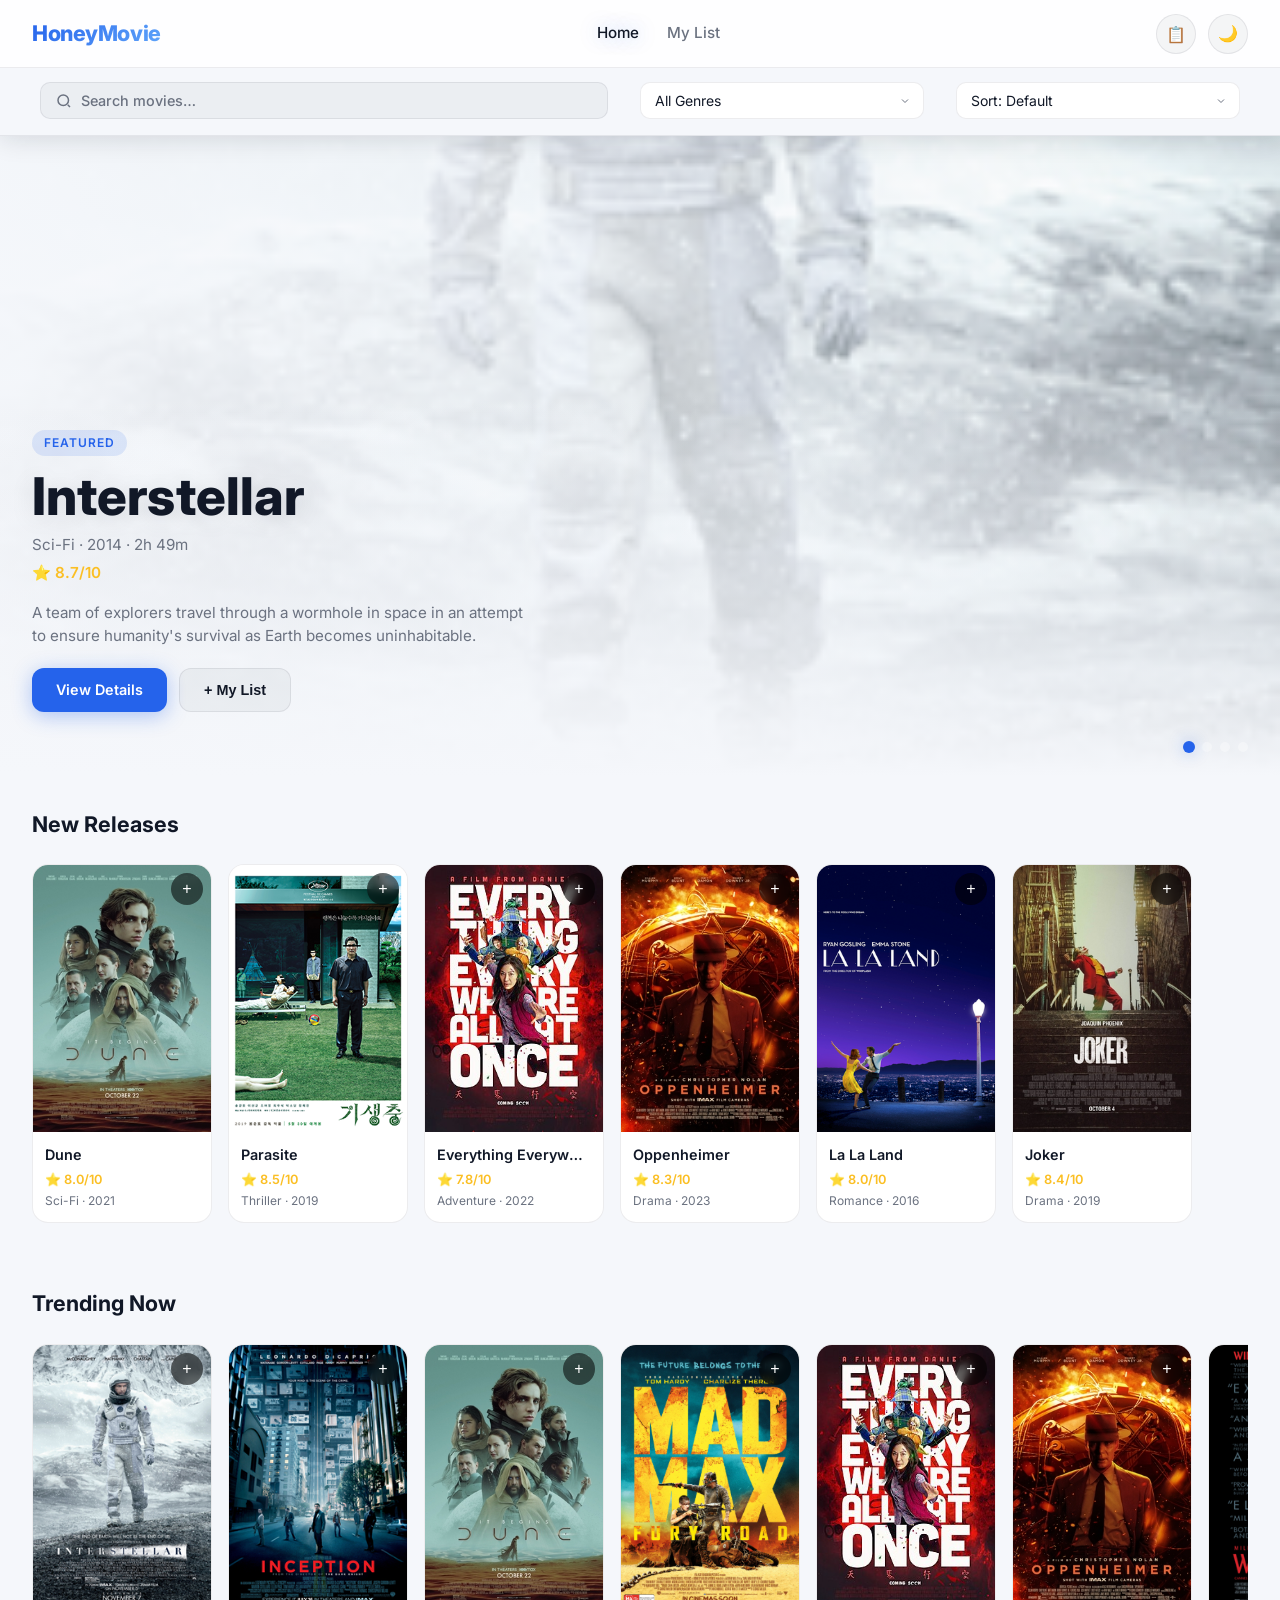
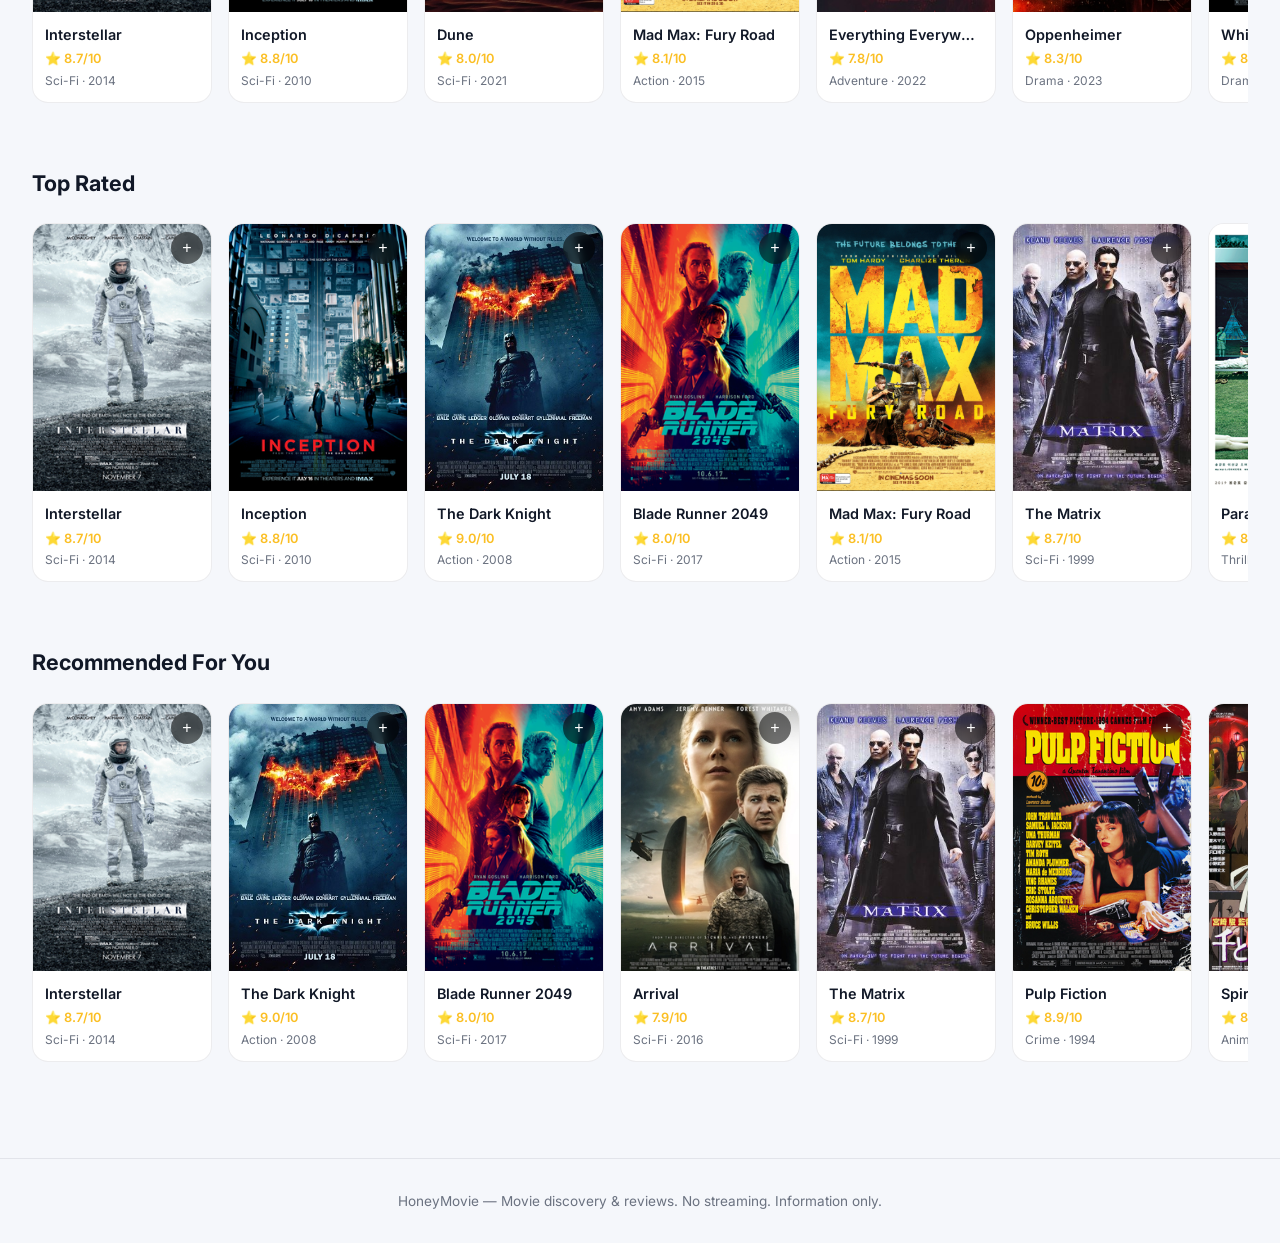
<file: HoneyMovie/index.html>
<!DOCTYPE html>
<html lang="en" data-theme="dark">
<head>
  <meta charset="UTF-8" />
  <meta name="viewport" content="width=device-width, initial-scale=1.0" />
  <meta name="description" content="HoneyMovie — Discover films, read reviews, and build your watchlist." />
  <title>HoneyMovie — Discover & Review</title>
  <link rel="icon" href="assets/icons/favicon.svg" type="image/svg+xml" />
  <link rel="stylesheet" href="css/themes.css" />
  <link rel="stylesheet" href="css/style.css" />
  <script src="js/theme.js" defer></script>
</head>
<body class="page-home">
  <div class="site-header-sticky" id="site-header">
    <header class="navbar">
      <a href="index.html" class="logo">HoneyMovie</a>
      <nav class="nav-links">
        <a href="index.html" class="active">Home</a>
        <a href="mylist.html">My List</a>
      </nav>
      <div class="nav-actions">
        <div class="nav-mylist-wrap">
          <a href="mylist.html" class="btn-icon" title="My List" aria-label="My List">📋</a>
          <span class="badge-count hidden" data-mylist-count>0</span>
        </div>
        <button type="button" class="btn-icon" data-theme-toggle aria-label="Toggle theme">
          <span data-theme-icon>☀️</span>
        </button>
        <button type="button" class="nav-toggle" data-nav-toggle aria-label="Menu">
          <span></span><span></span><span></span>
        </button>
      </div>
    </header>

    <div class="search-bar" id="search-bar">
      <div class="search-input-wrap">
        <span class="search-icon" aria-hidden="true">
          <svg width="18" height="18" viewBox="0 0 24 24" fill="none" stroke="currentColor" stroke-width="2"><circle cx="11" cy="11" r="7"/><path d="M20 20l-3-3"/></svg>
        </span>
        <input type="search" id="search-input" placeholder="Search movies…" aria-label="Search movies" autocomplete="off" />
        <button type="button" class="search-clear hidden" id="search-clear" aria-label="Clear search">×</button>
      </div>
      <select id="genre-filter" aria-label="Filter by genre">
        <option value="all">All Genres</option>
      </select>
      <select id="sort-filter" aria-label="Sort movies">
        <option value="default">Sort: Default</option>
        <option value="rating">Sort: Rating</option>
        <option value="year">Sort: Year</option>
      </select>
    </div>
  </div>

  <div class="page-content" id="page-content">
    <section class="hero home-browse" aria-label="Featured movies">
      <div class="hero-slides" id="hero-slides"></div>
      <div class="hero-dots" id="hero-dots"></div>
    </section>

    <main>
      <section id="search-section" class="search-results-panel hidden">
        <h2 class="disney-section-heading"><span class="disney-pipe">|</span> MOVIES</h2>
        <div class="carousel-row search-carousel-row" id="search-carousel">
          <div class="carousel-track search-results-track" id="search-track"></div>
          <button type="button" class="carousel-btn next search-carousel-next" aria-label="Scroll right">›</button>
        </div>
        <p id="search-empty" class="search-empty hidden">No titles found for your search.</p>
      </section>

      <div class="home-browse" id="home-browse">
        <section id="row-new" class="section home-section">
          <h2 class="section-title">New Releases</h2>
          <div class="carousel-row">
            <button type="button" class="carousel-btn prev" aria-label="Scroll left">‹</button>
            <div class="carousel-track"></div>
            <button type="button" class="carousel-btn next" aria-label="Scroll right">›</button>
          </div>
        </section>

        <section id="row-trending" class="section home-section">
          <h2 class="section-title">Trending Now</h2>
          <div class="carousel-row">
            <button type="button" class="carousel-btn prev" aria-label="Scroll left">‹</button>
            <div class="carousel-track"></div>
            <button type="button" class="carousel-btn next" aria-label="Scroll right">›</button>
          </div>
        </section>

        <section id="row-top" class="section home-section">
          <h2 class="section-title">Top Rated</h2>
          <div class="carousel-row">
            <button type="button" class="carousel-btn prev" aria-label="Scroll left">‹</button>
            <div class="carousel-track"></div>
            <button type="button" class="carousel-btn next" aria-label="Scroll right">›</button>
          </div>
        </section>

        <section id="row-rec" class="section home-section">
          <h2 class="section-title">Recommended For You</h2>
          <div class="carousel-row">
            <button type="button" class="carousel-btn prev" aria-label="Scroll left">‹</button>
            <div class="carousel-track"></div>
            <button type="button" class="carousel-btn next" aria-label="Scroll right">›</button>
          </div>
        </section>
      </div>
    </main>

    <footer class="footer home-browse">
      <p>HoneyMovie — Movie discovery &amp; reviews. No streaming. Information only.</p>
    </footer>
  </div>

  <script src="js/movies.js"></script>
  <script src="js/reviews.js"></script>
  <script src="js/mylist.js"></script>
  <script src="js/app.js"></script>
</body>
</html>
</file>
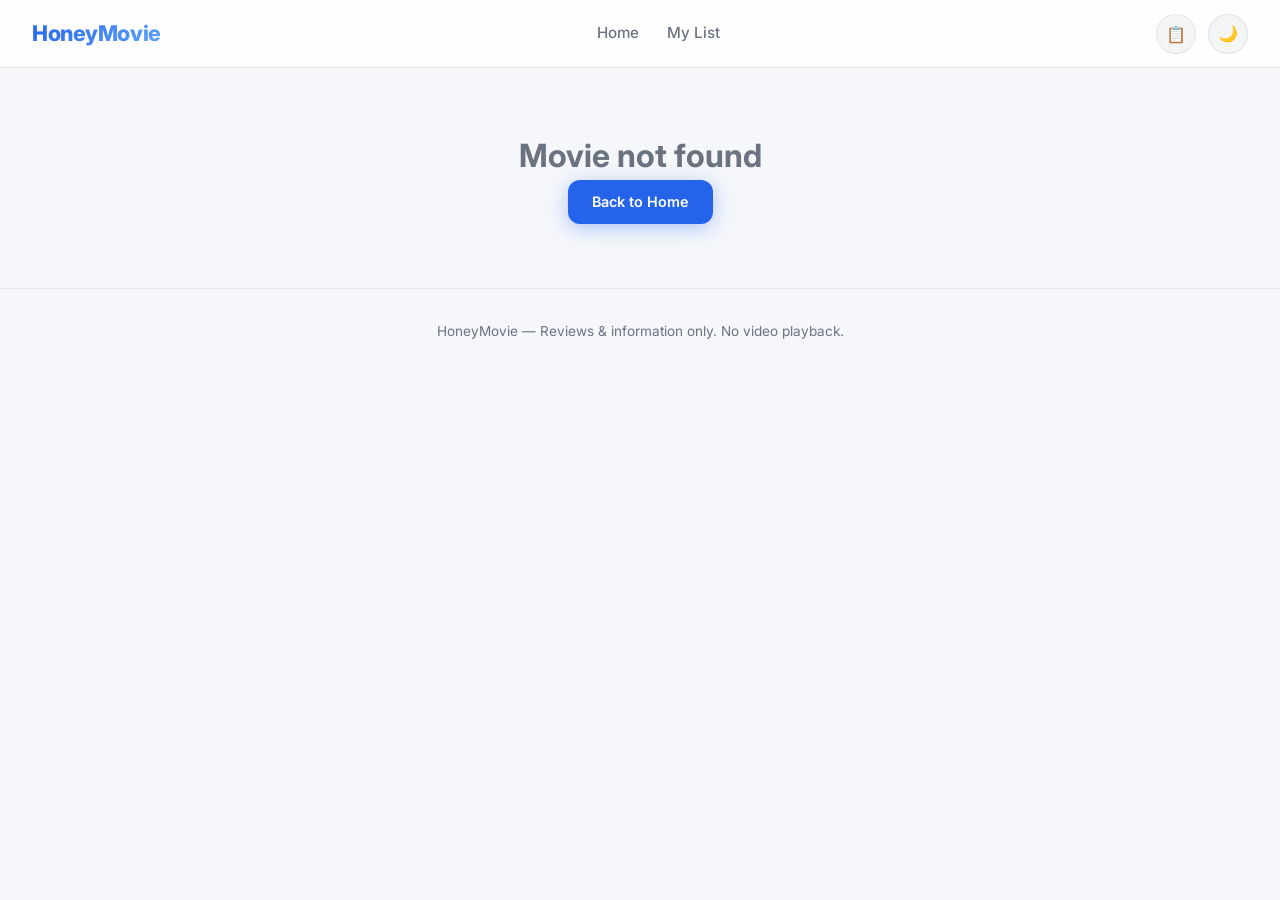
<file: HoneyMovie/movie.html>
<!DOCTYPE html>
<html lang="en" data-theme="dark">
<head>
  <meta charset="UTF-8" />
  <meta name="viewport" content="width=device-width, initial-scale=1.0" />
  <title>Movie Details — HoneyMovie</title>
  <link rel="icon" href="assets/icons/favicon.svg" type="image/svg+xml" />
  <link rel="stylesheet" href="css/themes.css" />
  <link rel="stylesheet" href="css/style.css" />
  <script src="js/theme.js" defer></script>
</head>
<body class="page-detail">
  <header class="navbar">
    <a href="index.html" class="logo">HoneyMovie</a>
    <nav class="nav-links">
      <a href="index.html">Home</a>
      <a href="mylist.html">My List</a>
    </nav>
    <div class="nav-actions">
      <div class="nav-mylist-wrap">
        <a href="mylist.html" class="btn-icon" title="My List" aria-label="My List">📋</a>
        <span class="badge-count hidden" data-mylist-count>0</span>
      </div>
      <button type="button" class="btn-icon" data-theme-toggle aria-label="Toggle theme">
        <span data-theme-icon>☀️</span>
      </button>
      <button type="button" class="nav-toggle" data-nav-toggle aria-label="Menu">
        <span></span><span></span><span></span>
      </button>
    </div>
  </header>

  <div id="not-found" class="not-found hidden">
    <h1>Movie not found</h1>
    <p><a href="index.html" class="btn btn-primary">Back to Home</a></p>
  </div>

  <section class="detail-hero">
    <div class="detail-banner" id="detail-banner"></div>
    <div class="detail-banner-overlay"></div>
    <div class="detail-hero-content">
      <h1 class="detail-title" id="detail-title"></h1>
      <p class="detail-rating" id="detail-rating"></p>
      <p class="detail-stars" id="detail-stars"></p>
      <div class="detail-meta" id="detail-meta"></div>
      <p class="rating-breakdown" id="rating-breakdown"></p>
      <div class="detail-actions">
        <button type="button" class="btn btn-secondary" id="detail-save">
          <span>+</span> Add to My List
        </button>
        <a href="index.html" class="btn btn-primary">Browse More</a>
      </div>
    </div>
  </section>

  <div class="detail-main">
    <div class="detail-info">
      <div class="detail-description">
        <h2>Plot Summary</h2>
        <p id="detail-description"></p>
      </div>
      <div class="detail-cast">
        <h2>Cast</h2>
        <ul id="detail-cast"></ul>
      </div>
    </div>

    <aside class="reviews-section">
      <h2>User Reviews</h2>
      <p class="reviews-avg" id="reviews-avg"></p>
      <form class="review-form" id="review-form">
        <input type="text" name="name" placeholder="Your name" required maxlength="60" />
        <select name="rating" required aria-label="Your rating">
          <option value="10">10 — Masterpiece</option>
          <option value="9">9 — Excellent</option>
          <option value="8" selected>8 — Great</option>
          <option value="7">7 — Good</option>
          <option value="6">6 — Okay</option>
          <option value="5">5 — Average</option>
          <option value="4">4 — Below average</option>
          <option value="3">3 — Poor</option>
          <option value="2">2 — Bad</option>
          <option value="1">1 — Terrible</option>
        </select>
        <textarea name="comment" placeholder="Write your review…" required maxlength="500"></textarea>
        <button type="submit" class="btn btn-primary">Submit Review</button>
      </form>
      <div class="reviews-list" id="reviews-list"></div>
    </aside>
  </div>

  <section class="section" id="related-section">
    <h2 class="section-title">Related Movies</h2>
    <div class="carousel-row" id="related-row">
      <button type="button" class="carousel-btn prev" aria-label="Scroll left">‹</button>
      <div class="carousel-track"></div>
      <button type="button" class="carousel-btn next" aria-label="Scroll right">›</button>
    </div>
  </section>

  <footer class="footer">
    <p>HoneyMovie — Reviews &amp; information only. No video playback.</p>
  </footer>

  <script src="js/movies.js"></script>
  <script src="js/reviews.js"></script>
  <script src="js/mylist.js"></script>
  <script src="js/app.js"></script>
  <script src="js/movieDetails.js"></script>
</body>
</html>
</file>
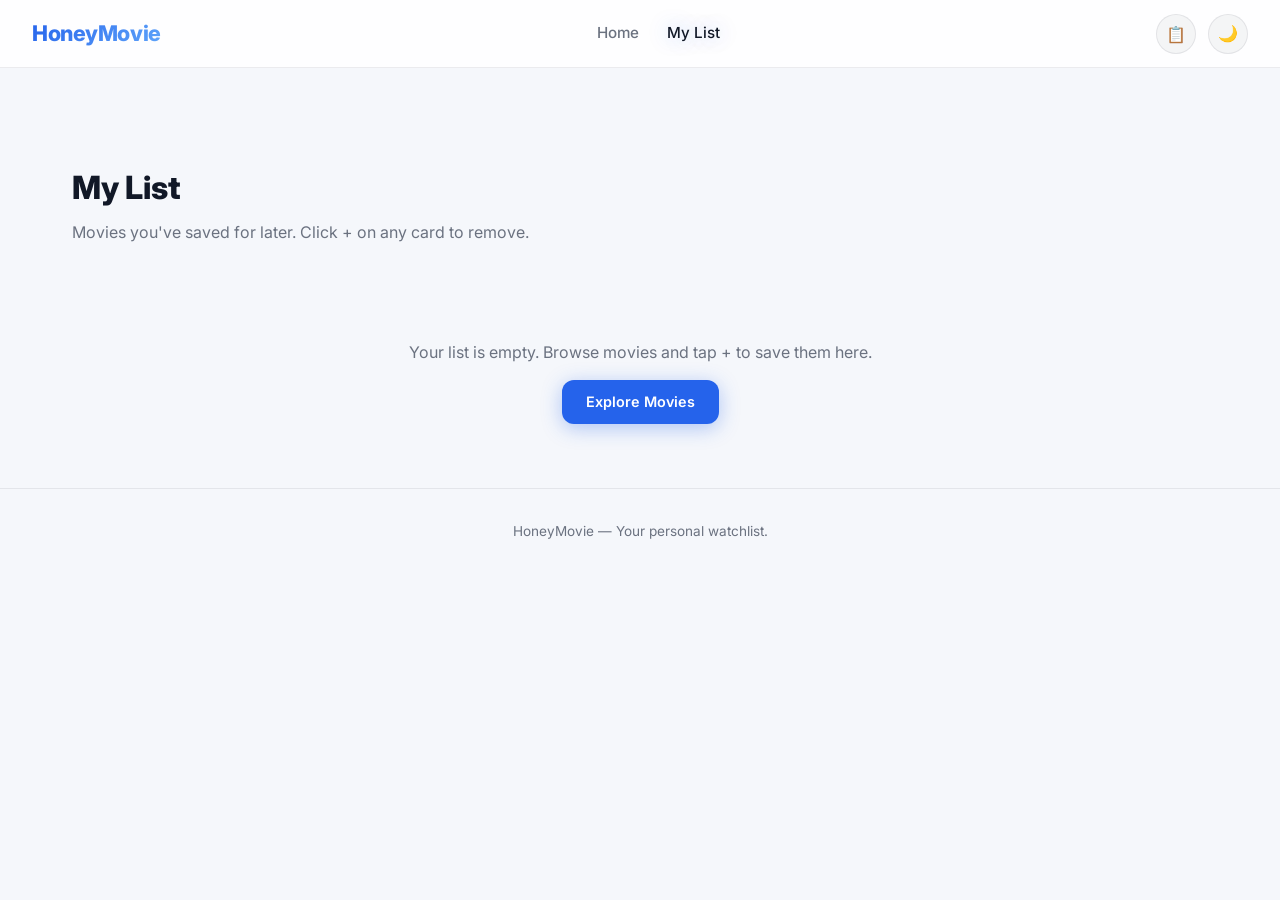
<file: HoneyMovie/mylist.html>
<!DOCTYPE html>
<html lang="en" data-theme="dark">
<head>
  <meta charset="UTF-8" />
  <meta name="viewport" content="width=device-width, initial-scale=1.0" />
  <title>My List — HoneyMovie</title>
  <link rel="icon" href="assets/icons/favicon.svg" type="image/svg+xml" />
  <link rel="stylesheet" href="css/themes.css" />
  <link rel="stylesheet" href="css/style.css" />
  <script src="js/theme.js" defer></script>
</head>
<body class="page-mylist">
  <header class="navbar">
    <a href="index.html" class="logo">HoneyMovie</a>
    <nav class="nav-links">
      <a href="index.html">Home</a>
      <a href="mylist.html" class="active">My List</a>
    </nav>
    <div class="nav-actions">
      <div class="nav-mylist-wrap">
        <a href="mylist.html" class="btn-icon" title="My List" aria-label="My List">📋</a>
        <span class="badge-count hidden" data-mylist-count>0</span>
      </div>
      <button type="button" class="btn-icon" data-theme-toggle aria-label="Toggle theme">
        <span data-theme-icon>☀️</span>
      </button>
      <button type="button" class="nav-toggle" data-nav-toggle aria-label="Menu">
        <span></span><span></span><span></span>
      </button>
    </div>
  </header>

  <header class="page-header">
    <h1>My List</h1>
    <p>Movies you've saved for later. Click + on any card to remove.</p>
  </header>

  <div id="mylist-empty" class="empty-state">
    <p>Your list is empty. Browse movies and tap + to save them here.</p>
    <a href="index.html" class="btn btn-primary" style="margin-top: 1rem; display: inline-flex;">Explore Movies</a>
  </div>

  <div class="mylist-grid hidden" id="mylist-grid"></div>

  <footer class="footer">
    <p>HoneyMovie — Your personal watchlist.</p>
  </footer>

  <script src="js/movies.js"></script>
  <script src="js/reviews.js"></script>
  <script src="js/mylist.js"></script>
  <script src="js/app.js"></script>
  <script src="js/mylist-page.js"></script>
</body>
</html>
</file>
<file: HoneyMovie/css/themes.css>
/* Theme variables — Disney+ inspired palette */
:root,
[data-theme="dark"] {
  --bg: #0b0f1a;
  --bg-elevated: #131a2a;
  --bg-glass: rgba(19, 26, 42, 0.72);
  --text: #ffffff;
  --text-muted: #b0b8c5;
  --accent: #1f80ff;
  --accent-glow: rgba(31, 128, 255, 0.45);
  --accent-soft: rgba(31, 128, 255, 0.15);
  --border: rgba(255, 255, 255, 0.08);
  --shadow: rgba(0, 0, 0, 0.5);
  --hero-overlay: linear-gradient(
    90deg,
    rgba(11, 15, 26, 0.95) 0%,
    rgba(11, 15, 26, 0.6) 45%,
    rgba(11, 15, 26, 0.2) 100%
  );
  --hero-overlay-bottom: linear-gradient(to top, #0b0f1a 0%, transparent 60%);
  --nav-blur: blur(16px);
  --input-bg: rgba(255, 255, 255, 0.06);
  --select-bg: #131a2a;
  --select-text: #ffffff;
}

[data-theme="light"] {
  --bg: #f5f7fb;
  --bg-elevated: #ffffff;
  --bg-glass: rgba(255, 255, 255, 0.85);
  --text: #111827;
  --text-muted: #6b7280;
  --accent: #2563eb;
  --accent-glow: rgba(37, 99, 235, 0.35);
  --accent-soft: rgba(37, 99, 235, 0.12);
  --border: rgba(17, 24, 39, 0.08);
  --shadow: rgba(17, 24, 39, 0.12);
  --hero-overlay: linear-gradient(
    90deg,
    rgba(245, 247, 251, 0.95) 0%,
    rgba(245, 247, 251, 0.7) 50%,
    rgba(245, 247, 251, 0.3) 100%
  );
  --hero-overlay-bottom: linear-gradient(to top, #f5f7fb 0%, transparent 60%);
  --nav-blur: blur(16px);
  --input-bg: rgba(17, 24, 39, 0.04);
  --select-bg: #ffffff;
  --select-text: #111827;
}
</file>
<file: HoneyMovie/css/style.css>
@import url("https://fonts.googleapis.com/css2?family=Inter:wght@400;500;600;700;800&display=swap");

*,
*::before,
*::after {
  box-sizing: border-box;
  margin: 0;
  padding: 0;
}

html {
  scroll-behavior: smooth;
}

body {
  font-family: "Inter", system-ui, -apple-system, sans-serif;
  background: var(--bg);
  color: var(--text);
  line-height: 1.5;
  min-height: 100vh;
  opacity: 0;
  animation: pageFadeIn 0.6s ease forwards;
}

@keyframes pageFadeIn {
  to {
    opacity: 1;
  }
}

img {
  max-width: 100%;
  display: block;
}

a {
  color: inherit;
  text-decoration: none;
}

ul {
  list-style: none;
}

.hidden {
  display: none !important;
}

/* ——— Sticky header (nav + search) ——— */
.site-header-sticky {
  position: fixed;
  top: 0;
  left: 0;
  right: 0;
  z-index: 1000;
  background: var(--bg);
  border-bottom: 1px solid var(--border);
  box-shadow: 0 4px 24px var(--shadow);
}

.navbar {
  position: relative;
  display: flex;
  align-items: center;
  justify-content: space-between;
  padding: 0.85rem 2rem;
  background: var(--bg-glass);
  backdrop-filter: var(--nav-blur);
  -webkit-backdrop-filter: var(--nav-blur);
  border-bottom: 1px solid var(--border);
}

.page-content {
  padding-top: var(--sticky-header-height, 148px);
}

.logo {
  font-size: 1.35rem;
  font-weight: 800;
  letter-spacing: -0.02em;
  background: linear-gradient(135deg, var(--accent), #60a5fa);
  -webkit-background-clip: text;
  -webkit-text-fill-color: transparent;
  background-clip: text;
}

.nav-links {
  display: flex;
  align-items: center;
  gap: 1.75rem;
}

.nav-links a {
  font-size: 0.95rem;
  font-weight: 500;
  color: var(--text-muted);
  transition: color 0.2s, text-shadow 0.2s;
}

.nav-links a:hover,
.nav-links a.active {
  color: var(--text);
  text-shadow: 0 0 20px var(--accent-glow);
}

.nav-actions {
  display: flex;
  align-items: center;
  gap: 0.75rem;
}

.btn-icon {
  width: 40px;
  height: 40px;
  border-radius: 50%;
  border: 1px solid var(--border);
  background: var(--input-bg);
  color: var(--text);
  cursor: pointer;
  font-size: 1rem;
  display: flex;
  align-items: center;
  justify-content: center;
  transition: transform 0.2s, box-shadow 0.2s, border-color 0.2s;
}

.btn-icon:hover {
  transform: scale(1.05);
  border-color: var(--accent);
  box-shadow: 0 0 16px var(--accent-glow);
}

.badge-count {
  position: absolute;
  top: -4px;
  right: -4px;
  min-width: 18px;
  height: 18px;
  padding: 0 5px;
  font-size: 0.65rem;
  font-weight: 700;
  background: var(--accent);
  color: #fff;
  border-radius: 999px;
  display: flex;
  align-items: center;
  justify-content: center;
}

.nav-mylist-wrap {
  position: relative;
  display: inline-flex;
}

.nav-toggle {
  display: none;
  flex-direction: column;
  gap: 5px;
  background: none;
  border: none;
  cursor: pointer;
  padding: 4px;
}

.nav-toggle span {
  width: 24px;
  height: 2px;
  background: var(--text);
  border-radius: 2px;
  transition: transform 0.3s, opacity 0.3s;
}

.nav-toggle.active span:nth-child(1) {
  transform: translateY(7px) rotate(45deg);
}

.nav-toggle.active span:nth-child(2) {
  opacity: 0;
}

.nav-toggle.active span:nth-child(3) {
  transform: translateY(-7px) rotate(-45deg);
}

/* ——— Search bar ——— */
.search-bar {
  display: grid;
  grid-template-columns: minmax(260px, 2fr) minmax(160px, 1fr) minmax(160px, 1fr);
  column-gap: 2rem;
  row-gap: 1rem;
  align-items: center;
  width: 100%;
  padding: 0.85rem 2.5rem 1rem;
  background: var(--bg);
}

.search-input-wrap {
  display: flex;
  align-items: center;
  gap: 0.5rem;
  position: relative;
  width: 100%;
  min-width: 0;
  padding: 0.55rem 2rem 0.55rem 0.85rem;
  border-radius: 10px;
  border: 1px solid var(--border);
  background: var(--input-bg);
}

.search-icon {
  flex-shrink: 0;
  color: var(--text-muted);
  display: flex;
  align-items: center;
}

.search-input-wrap input {
  flex: 1;
  width: 100%;
  min-width: 0;
  padding: 0;
  border: none;
  background: transparent;
  color: var(--text);
  font-family: inherit;
  font-size: 0.9rem;
  font-weight: 500;
}

.search-input-wrap input::placeholder {
  color: var(--text-muted);
}

.search-input-wrap input:focus {
  outline: none;
}

.search-input-wrap:focus-within {
  border-color: var(--accent);
  box-shadow: 0 0 0 3px var(--accent-soft);
}

.search-clear {
  position: absolute;
  right: 0.5rem;
  width: 24px;
  height: 24px;
  border: none;
  border-radius: 50%;
  background: var(--bg-elevated);
  color: var(--text-muted);
  font-size: 1.1rem;
  line-height: 1;
  cursor: pointer;
  display: flex;
  align-items: center;
  justify-content: center;
  transition: background 0.2s, color 0.2s;
}

.search-clear:hover {
  background: var(--accent-soft);
  color: var(--text);
}

.search-bar select {
  width: 100%;
  min-width: 0;
  padding: 0.55rem 2rem 0.55rem 0.85rem;
  border-radius: 10px;
  border: 1px solid var(--border);
  background-color: var(--select-bg, var(--bg-elevated));
  color: var(--select-text, var(--text));
  font-family: inherit;
  font-size: 0.875rem;
  cursor: pointer;
  color-scheme: dark;
  appearance: none;
  background-image: url("data:image/svg+xml,%3Csvg xmlns='http://www.w3.org/2000/svg' width='12' height='12' viewBox='0 0 24 24' fill='none' stroke='%23b0b8c5' stroke-width='2'%3E%3Cpath d='M6 9l6 6 6-6'/%3E%3C/svg%3E");
  background-repeat: no-repeat;
  background-position: right 0.75rem center;
}

[data-theme="light"] .search-bar select {
  color-scheme: light;
  background-image: url("data:image/svg+xml,%3Csvg xmlns='http://www.w3.org/2000/svg' width='12' height='12' viewBox='0 0 24 24' fill='none' stroke='%236b7280' stroke-width='2'%3E%3Cpath d='M6 9l6 6 6-6'/%3E%3C/svg%3E");
}

.search-bar select:focus {
  outline: none;
  border-color: var(--accent);
  box-shadow: 0 0 0 3px var(--accent-soft);
}

.search-bar select option {
  background-color: var(--select-bg, var(--bg-elevated));
  color: var(--select-text, var(--text));
  padding: 0.5rem;
}

/* Search results panel (Disney+ layout) */
body.is-searching .home-browse {
  display: none !important;
}

.search-results-panel {
  padding: 1.5rem 2rem 3rem;
  max-width: 1400px;
  margin: 0 auto;
}

.disney-section-heading {
  font-size: 0.8rem;
  font-weight: 600;
  letter-spacing: 0.12em;
  text-transform: uppercase;
  color: var(--text-muted);
  margin-bottom: 1rem;
  display: flex;
  align-items: center;
  gap: 0.5rem;
}

.disney-pipe {
  color: var(--text);
  font-weight: 300;
}

.search-carousel-row {
  position: relative;
  padding: 0;
}

.search-carousel-row .carousel-btn.prev {
  display: none;
}

.search-carousel-row .carousel-btn.next {
  opacity: 1;
  right: 0;
  top: 50%;
  width: 48px;
  height: 48px;
  background: rgba(0, 0, 0, 0.55);
  border: none;
  font-size: 1.5rem;
}

[data-theme="light"] .search-carousel-row .carousel-btn.next {
  background: rgba(255, 255, 255, 0.9);
  color: #111;
  box-shadow: 0 2px 12px var(--shadow);
}

.search-results-track {
  display: flex;
  gap: 1rem;
  overflow-x: auto;
  scroll-behavior: smooth;
  padding: 0.25rem 3.5rem 1rem 0;
  scrollbar-width: none;
}

.search-results-track::-webkit-scrollbar {
  display: none;
}

.search-poster-tile {
  flex: 0 0 160px;
  scroll-snap-align: start;
  transition: transform 0.25s ease;
}

.search-poster-tile:hover {
  transform: scale(1.05);
}

.search-poster-wrap {
  aspect-ratio: 2/3;
  border-radius: 12px;
  overflow: hidden;
  background: #1a1d29;
  position: relative;
}

.search-poster-wrap img {
  width: 100%;
  height: 100%;
  object-fit: cover;
  display: block;
}

.poster-placeholder-icon {
  position: absolute;
  inset: 0;
  display: none;
  align-items: center;
  justify-content: center;
  font-size: 2rem;
  opacity: 0.35;
  pointer-events: none;
}

.card-poster .poster-placeholder-icon,
.search-poster-wrap .poster-placeholder-icon {
  display: none;
}

.card-poster.show-placeholder .poster-placeholder-icon,
.search-poster-wrap.show-placeholder .poster-placeholder-icon {
  display: flex;
}

.card-poster.show-placeholder img,
.search-poster-wrap.show-placeholder img {
  display: none;
}

.search-empty {
  color: var(--text-muted);
  font-size: 0.95rem;
  padding: 2rem 0;
  text-align: center;
}

/* ——— Hero ——— */
.hero {
  position: relative;
  height: min(72vh, 640px);
  margin-top: 0;
  overflow: hidden;
}

.page-home .hero {
  margin-top: 0;
}

.hero-slides {
  position: absolute;
  inset: 0;
}

.hero-slide {
  position: absolute;
  inset: 0;
  opacity: 0;
  transition: opacity 1s ease;
  pointer-events: none;
}

.hero-slide.active {
  opacity: 1;
  pointer-events: auto;
}

.hero-slide-bg {
  position: absolute;
  inset: 0;
  background: var(--bg-elevated);
}

.hero-slide-bg img {
  width: 100%;
  height: 100%;
  object-fit: cover;
}

.hero-gradient {
  position: absolute;
  inset: 0;
  background: var(--hero-overlay);
}

.hero-gradient::after {
  content: "";
  position: absolute;
  inset: 0;
  background: var(--hero-overlay-bottom);
}

.hero-content {
  position: relative;
  z-index: 2;
  max-width: 560px;
  padding: 8rem 2rem 4rem;
  height: 100%;
  display: flex;
  flex-direction: column;
  justify-content: flex-end;
}

.hero-badge {
  display: inline-block;
  padding: 0.25rem 0.75rem;
  font-size: 0.75rem;
  font-weight: 600;
  text-transform: uppercase;
  letter-spacing: 0.08em;
  background: var(--accent-soft);
  color: var(--accent);
  border-radius: 999px;
  margin-bottom: 0.75rem;
  width: fit-content;
}

.hero-title {
  font-size: clamp(2rem, 5vw, 3.25rem);
  font-weight: 800;
  line-height: 1.1;
  margin-bottom: 0.5rem;
  text-shadow: 0 4px 24px var(--shadow);
}

.hero-meta,
.hero-rating {
  color: var(--text-muted);
  font-size: 0.95rem;
  margin-bottom: 0.35rem;
}

.hero-rating {
  color: #fbbf24;
  font-weight: 600;
}

.hero-desc {
  color: var(--text-muted);
  font-size: 0.95rem;
  margin: 0.75rem 0 1.25rem;
  display: -webkit-box;
  -webkit-line-clamp: 3;
  -webkit-box-orient: vertical;
  overflow: hidden;
}

.hero-actions {
  display: flex;
  flex-wrap: wrap;
  gap: 0.75rem;
}

.hero-dots {
  position: absolute;
  bottom: 1.5rem;
  right: 2rem;
  z-index: 3;
  display: flex;
  gap: 0.5rem;
}

.hero-dot {
  width: 10px;
  height: 10px;
  border-radius: 50%;
  border: none;
  background: rgba(255, 255, 255, 0.35);
  cursor: pointer;
  transition: transform 0.2s, background 0.2s;
}

.hero-dot.active,
.hero-dot:hover {
  background: var(--accent);
  transform: scale(1.2);
  box-shadow: 0 0 12px var(--accent-glow);
}

/* ——— Buttons ——— */
.btn {
  display: inline-flex;
  align-items: center;
  justify-content: center;
  gap: 0.5rem;
  padding: 0.7rem 1.5rem;
  border-radius: 12px;
  font-weight: 600;
  font-size: 0.9rem;
  border: none;
  cursor: pointer;
  transition: transform 0.2s, box-shadow 0.2s, background 0.2s;
}

.btn-primary {
  background: var(--accent);
  color: #fff;
  box-shadow: 0 4px 20px var(--accent-glow);
}

.btn-primary:hover {
  transform: translateY(-2px);
  box-shadow: 0 8px 28px var(--accent-glow);
}

.btn-secondary {
  background: var(--input-bg);
  color: var(--text);
  border: 1px solid var(--border);
}

.btn-secondary:hover {
  border-color: var(--accent);
  box-shadow: 0 0 16px var(--accent-soft);
}

.btn-text {
  background: none;
  border: none;
  color: var(--accent);
  cursor: pointer;
  font-size: 0.85rem;
  padding: 0.25rem 0;
}

.btn-text:hover {
  text-decoration: underline;
}

/* ——— Sections & carousels ——— */
main {
  padding-bottom: 4rem;
}

.section {
  padding: 2rem 0 0.5rem;
}

.section-title {
  font-size: 1.35rem;
  font-weight: 700;
  padding: 0 2rem;
  margin-bottom: 1rem;
}

.carousel-row {
  position: relative;
  padding: 0 2rem;
}

.carousel-track {
  display: flex;
  gap: 1rem;
  overflow-x: auto;
  scroll-behavior: smooth;
  padding: 0.5rem 0 1.5rem;
  scrollbar-width: none;
  -ms-overflow-style: none;
  scroll-snap-type: x proximity;
}

.carousel-track::-webkit-scrollbar {
  display: none;
}

.carousel-btn {
  position: absolute;
  top: 50%;
  transform: translateY(-50%);
  z-index: 10;
  width: 44px;
  height: 44px;
  border-radius: 50%;
  border: 1px solid var(--border);
  background: var(--bg-glass);
  backdrop-filter: blur(8px);
  color: var(--text);
  font-size: 1.25rem;
  cursor: pointer;
  opacity: 0;
  transition: opacity 0.3s, box-shadow 0.2s, transform 0.2s;
  display: flex;
  align-items: center;
  justify-content: center;
}

.carousel-row:hover .carousel-btn {
  opacity: 1;
}

.carousel-btn:hover {
  border-color: var(--accent);
  box-shadow: 0 0 20px var(--accent-glow);
  transform: translateY(-50%) scale(1.05);
}

.carousel-btn.prev {
  left: 0.5rem;
}

.carousel-btn.next {
  right: 0.5rem;
}

/* ——— Movie cards ——— */
.movie-card {
  position: relative;
  flex: 0 0 180px;
  scroll-snap-align: start;
  border-radius: 16px;
  background: var(--bg-elevated);
  overflow: hidden;
  transition: transform 0.35s cubic-bezier(0.34, 1.56, 0.64, 1), box-shadow 0.35s ease;
  border: 1px solid var(--border);
}

.movie-card:hover {
  transform: scale(1.06) translateY(-6px);
  box-shadow: 0 16px 40px var(--shadow), 0 0 24px var(--accent-glow);
  z-index: 5;
}

.card-link {
  display: block;
}

.card-poster {
  aspect-ratio: 2/3;
  overflow: hidden;
  background: #1a1d29;
  position: relative;
  border-radius: 12px 12px 0 0;
}

.card-poster img {
  width: 100%;
  height: 100%;
  min-height: 100%;
  object-fit: cover;
  display: block;
  background: var(--bg-elevated);
  transition: transform 0.4s ease;
}

.movie-card:hover .card-poster img {
  transform: scale(1.08);
}

.card-overlay {
  position: absolute;
  inset: 0;
  background: linear-gradient(to top, rgba(0, 0, 0, 0.7) 0%, transparent 50%);
  opacity: 0;
  transition: opacity 0.3s;
}

.movie-card:hover .card-overlay {
  opacity: 1;
}

.card-body {
  padding: 0.75rem;
}

.card-title {
  font-size: 0.9rem;
  font-weight: 600;
  white-space: nowrap;
  overflow: hidden;
  text-overflow: ellipsis;
  margin-bottom: 0.25rem;
}

.card-rating {
  font-size: 0.8rem;
  color: #fbbf24;
  font-weight: 600;
}

.card-meta {
  font-size: 0.75rem;
  color: var(--text-muted);
  margin-top: 0.2rem;
}

.btn-save {
  position: absolute;
  top: 8px;
  right: 8px;
  width: 32px;
  height: 32px;
  border-radius: 50%;
  border: none;
  background: rgba(0, 0, 0, 0.55);
  backdrop-filter: blur(4px);
  color: #fff;
  cursor: pointer;
  font-size: 1rem;
  display: flex;
  align-items: center;
  justify-content: center;
  transition: background 0.2s, transform 0.2s, box-shadow 0.2s;
  z-index: 2;
}

.btn-save:hover,
.btn-save.saved {
  background: var(--accent);
  box-shadow: 0 0 12px var(--accent-glow);
  transform: scale(1.1);
}

/* ——— Movie details ——— */
.detail-hero {
  position: relative;
  min-height: 420px;
  margin-top: 64px;
}

.detail-banner {
  position: absolute;
  inset: 0;
  background: var(--bg-elevated);
}

.detail-banner img {
  width: 100%;
  height: 100%;
  object-fit: cover;
}

.detail-banner-overlay {
  position: absolute;
  inset: 0;
  background: var(--hero-overlay);
}

.detail-banner-overlay::after {
  content: "";
  position: absolute;
  inset: 0;
  background: var(--hero-overlay-bottom);
}

.detail-hero-content {
  position: relative;
  z-index: 2;
  max-width: 900px;
  padding: 6rem 2rem 3rem;
}

.detail-title {
  font-size: clamp(2rem, 4vw, 3rem);
  font-weight: 800;
  margin-bottom: 0.5rem;
}

.detail-rating {
  font-size: 1.1rem;
  color: #fbbf24;
  font-weight: 700;
  margin-bottom: 0.25rem;
}

.detail-stars {
  color: #fbbf24;
  letter-spacing: 2px;
  margin-bottom: 0.75rem;
}

.detail-meta {
  display: flex;
  flex-wrap: wrap;
  gap: 1rem;
  color: var(--text-muted);
  font-size: 0.95rem;
  margin-bottom: 1rem;
}

.detail-meta span::before {
  content: "•";
  margin-right: 1rem;
  opacity: 0.5;
}

.detail-meta span:first-child::before {
  content: none;
}

.rating-breakdown {
  font-size: 0.85rem;
  color: var(--text-muted);
  margin-bottom: 1.25rem;
}

.detail-actions {
  display: flex;
  gap: 0.75rem;
  flex-wrap: wrap;
}

#detail-save.saved {
  background: var(--accent);
  color: #fff;
  border-color: var(--accent);
}

.detail-main {
  display: grid;
  grid-template-columns: 1fr 380px;
  gap: 2rem;
  padding: 2rem;
  max-width: 1200px;
  margin: 0 auto;
}

.detail-description h2,
.detail-cast h2,
.reviews-section h2 {
  font-size: 1.15rem;
  margin-bottom: 0.75rem;
}

.detail-description p {
  color: var(--text-muted);
  line-height: 1.7;
}

.detail-cast {
  margin-top: 2rem;
}

.detail-cast ul {
  display: flex;
  flex-wrap: wrap;
  gap: 0.5rem;
}

.detail-cast li {
  padding: 0.4rem 0.85rem;
  background: var(--bg-elevated);
  border-radius: 999px;
  font-size: 0.85rem;
  border: 1px solid var(--border);
}

.reviews-section {
  background: var(--bg-elevated);
  border-radius: 20px;
  padding: 1.5rem;
  border: 1px solid var(--border);
  height: fit-content;
}

.reviews-avg {
  font-size: 0.9rem;
  color: var(--text-muted);
  margin-bottom: 1rem;
}

.review-form {
  display: flex;
  flex-direction: column;
  gap: 0.75rem;
  margin-bottom: 1.5rem;
  padding-bottom: 1.5rem;
  border-bottom: 1px solid var(--border);
}

.review-form input,
.review-form textarea,
.review-form select {
  padding: 0.65rem 0.85rem;
  border-radius: 10px;
  border: 1px solid var(--border);
  background: var(--input-bg);
  color: var(--text);
  font-family: inherit;
  font-size: 0.9rem;
}

.review-form textarea {
  min-height: 80px;
  resize: vertical;
}

.reviews-list {
  display: flex;
  flex-direction: column;
  gap: 1rem;
  max-height: 400px;
  overflow-y: auto;
}

.review-card {
  padding: 1rem;
  background: var(--input-bg);
  border-radius: 12px;
  border: 1px solid var(--border);
}

.review-header {
  display: flex;
  justify-content: space-between;
  align-items: center;
  margin-bottom: 0.5rem;
}

.review-rating {
  font-size: 0.85rem;
  color: #fbbf24;
}

.review-comment {
  font-size: 0.9rem;
  color: var(--text-muted);
  margin-bottom: 0.5rem;
}

.empty-state,
.not-found {
  text-align: center;
  padding: 4rem 2rem;
  color: var(--text-muted);
}

/* ——— My List page ——— */
.page-header {
  padding: 6rem 2rem 2rem;
  max-width: 1200px;
  margin: 0 auto;
}

.page-header h1 {
  font-size: 2rem;
  font-weight: 800;
  margin-bottom: 0.5rem;
}

.page-header p {
  color: var(--text-muted);
}

.mylist-grid {
  display: grid;
  grid-template-columns: repeat(auto-fill, minmax(180px, 1fr));
  gap: 1.25rem;
  padding: 0 2rem 4rem;
  max-width: 1200px;
  margin: 0 auto;
}

.mylist-grid .movie-card {
  flex: unset;
}

/* ——— Footer ——— */
.footer {
  text-align: center;
  padding: 2rem;
  color: var(--text-muted);
  font-size: 0.85rem;
  border-top: 1px solid var(--border);
}

/* ——— Responsive ——— */
@media (max-width: 900px) {
  .detail-main {
    grid-template-columns: 1fr;
  }

  .carousel-btn {
    opacity: 1;
  }
}

@media (max-width: 768px) {
  .navbar {
    padding: 0.75rem 1rem;
  }

  .nav-toggle {
    display: flex;
  }

  .nav-links {
    position: fixed;
    top: var(--sticky-header-height, 60px);
    left: 0;
    right: 0;
    flex-direction: column;
    background: var(--bg-glass);
    backdrop-filter: var(--nav-blur);
    padding: 1.5rem;
    gap: 1rem;
    border-bottom: 1px solid var(--border);
    transform: translateY(-120%);
    opacity: 0;
    transition: transform 0.3s, opacity 0.3s;
    pointer-events: none;
  }

  .nav-links.open {
    transform: translateY(0);
    opacity: 1;
    pointer-events: auto;
  }

  .search-bar {
    grid-template-columns: 1fr;
    column-gap: 0;
    row-gap: 0.85rem;
    padding: 0.75rem 1rem 1rem;
  }

  .search-results-panel {
    padding: 1rem 1rem 2rem;
  }

  .search-poster-tile {
    flex: 0 0 130px;
  }

  .page-content {
    padding-top: var(--sticky-header-height, 160px);
  }

  .section-title,
  .carousel-row {
    padding-left: 1rem;
    padding-right: 1rem;
  }

  .hero-content {
    padding: 6rem 1rem 3rem;
  }

  .hero-dots {
    right: 1rem;
  }

  .movie-card {
    flex: 0 0 150px;
  }

  .detail-hero-content {
    padding: 5rem 1rem 2rem;
  }

  .detail-main {
    padding: 1rem;
  }
}
</file>
